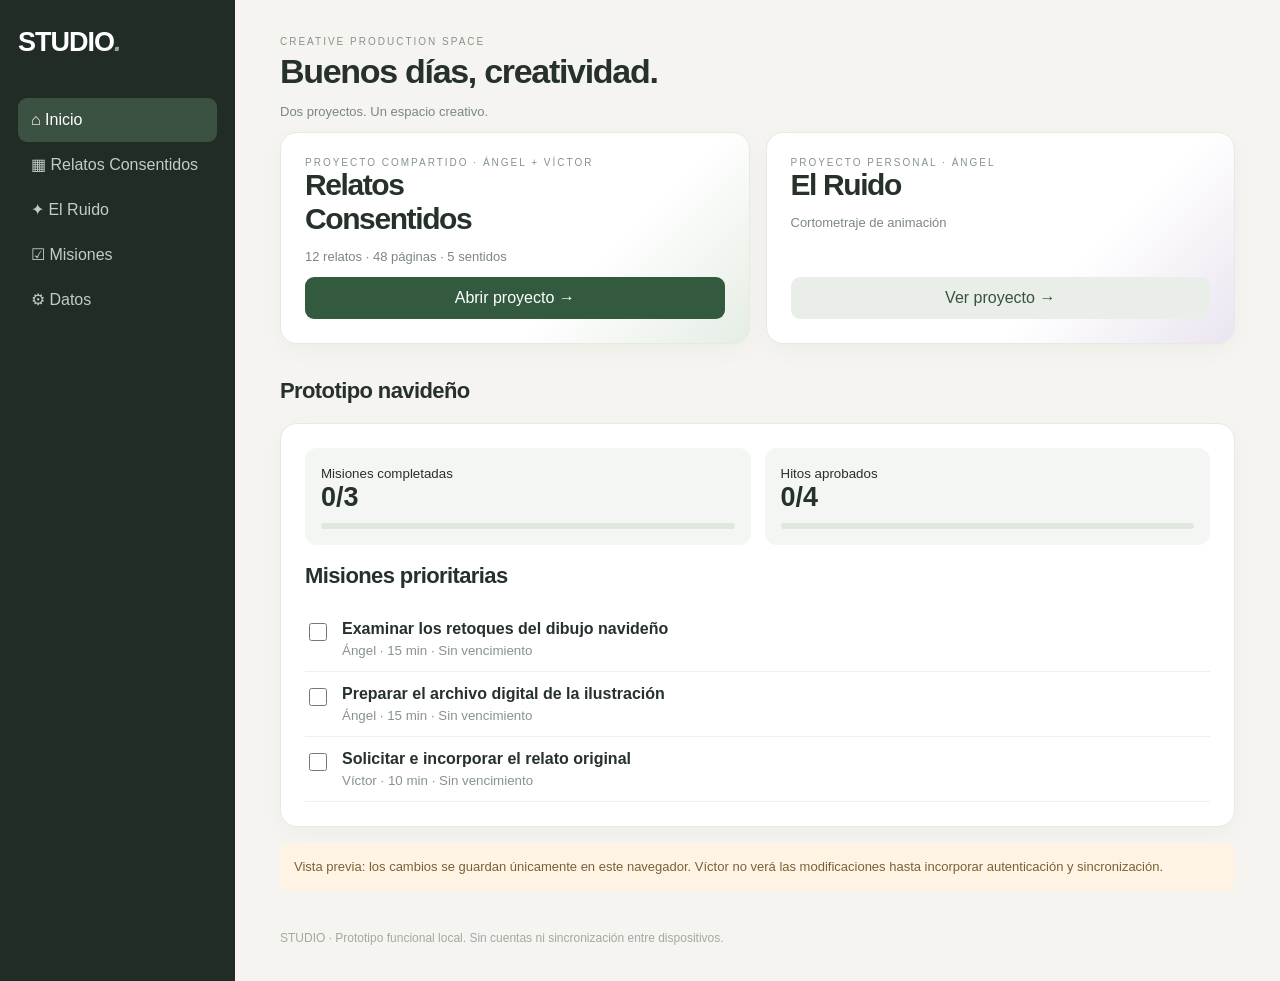
<file: studio.html>
<!doctype html><html lang="es"><head><meta charset="utf-8"><meta name="viewport" content="width=device-width,initial-scale=1"><title>STUDIO · Creative Workspace</title><style>:root{font-family:Inter,-apple-system,BlinkMacSystemFont,'Segoe UI',sans-serif;color:#26312a;background:#f5f4f0}*{box-sizing:border-box}body{margin:0}.layout{display:grid;grid-template-columns:235px 1fr;min-height:100vh}aside{background:#202c25;color:#fff;padding:27px 18px}.brand{font-size:27px;font-weight:800;letter-spacing:-1px;margin-bottom:40px}.brand i{color:#8cae91}nav button{width:100%;display:block;text-align:left;border:0;background:none;color:#c2cdc4;padding:13px;border-radius:9px;cursor:pointer;font:inherit}nav button.active,nav button:hover{background:#3b5141;color:white}main{max-width:1250px;width:100%;padding:36px 45px;margin:auto}h1{font-size:34px;letter-spacing:-1.3px;margin:5px 0}h2{font-size:22px;letter-spacing:-.6px}.sub{color:#7c887f;font-size:13px}.eyebrow{font-size:10px;letter-spacing:2px;color:#85948a;text-transform:uppercase}.cards{display:grid;grid-template-columns:repeat(2,1fr);gap:16px}.card{background:#fff;border:1px solid #e7e9e3;border-radius:17px;padding:24px;margin-bottom:16px;box-shadow:0 7px 25px #21352408}.project{min-height:210px;background:linear-gradient(135deg,#fff 65%,#e5ede4);display:flex;flex-direction:column;justify-content:space-between}.project.purple{background:linear-gradient(135deg,#fff 65%,#eae4f0)}.big{font-size:30px;font-weight:750;letter-spacing:-1.4px}.btn{border:0;background:#335a3e;color:#fff;border-radius:9px;padding:12px 16px;font:inherit;cursor:pointer}.btn.light{background:#e9eee8;color:#385240}.metrics{display:grid;grid-template-columns:repeat(2,1fr);gap:14px}.metric{background:#f3f6f2;padding:16px;border-radius:12px}.metric b{display:block;font-size:27px}.bar{height:6px;background:#dfe7df;border-radius:8px;margin-top:10px;overflow:hidden}.bar span{display:block;height:100%;background:#80a087}.task{display:flex;align-items:flex-start;gap:12px;padding:13px 0;border-bottom:1px solid #eff0ed}.task input{accent-color:#426f4d;width:18px;height:18px}.task small{display:block;color:#87948a;margin-top:5px}.months{display:grid;grid-template-columns:repeat(4,1fr);gap:12px}.month{background:#fff;border:1px solid #e1e7df;border-radius:12px;text-align:left;padding:20px;min-height:120px;cursor:pointer}.month.pilot{background:#ede1cf}.month b{display:block;margin:22px 0 5px}.month small{color:#89978c}.field{margin:16px 0}.field label{display:block;font-size:12px;font-weight:700;color:#66766a;margin-bottom:7px}.field input,.field textarea,.field select{width:100%;padding:12px;border:1px solid #dbe3da;border-radius:9px;background:#fbfcfa;font:inherit}.field textarea{min-height:85px}.two{display:grid;grid-template-columns:1fr 1fr;gap:15px}.note{padding:14px;border-radius:10px;background:#fff4e4;color:#7a603a;font-size:13px;line-height:1.5}.row{display:flex;align-items:center;gap:12px;flex-wrap:wrap}.space{display:flex;justify-content:space-between;align-items:center}.tag{background:#e9f0e8;color:#58735b;border-radius:20px;padding:7px 11px;font-size:11px}.footer{margin-top:40px;color:#a0aaa1;font-size:12px}@media(max-width:850px){.layout{display:block}aside{padding:16px}.brand{margin:0 0 10px;font-size:22px}nav{display:flex;overflow:auto}nav button{white-space:nowrap;width:auto}main{padding:25px 16px}.cards{grid-template-columns:1fr}.months{grid-template-columns:repeat(2,1fr)}.two{grid-template-columns:1fr}}@media(max-width:360px){.months{grid-template-columns:1fr}}</style></head><body><div class="layout"><aside><div class="brand">STUDIO<i>.</i></div><nav id="nav"><button data-page="home">⌂ Inicio</button><button data-page="relatos">▦ Relatos Consentidos</button><button data-page="ruido">✦ El Ruido</button><button data-page="tasks">☑ Misiones</button><button data-page="data">⚙ Datos</button></nav></aside><main><div class="eyebrow">CREATIVE PRODUCTION SPACE</div><h1 id="title">STUDIO</h1><p class="sub" id="sub">Tu espacio de producción creativa</p><div id="content"></div><div class="footer">STUDIO · Prototipo funcional local. Sin cuentas ni sincronización entre dispositivos.</div></main></div><script>
const months=['Enero','Febrero','Marzo','Abril','Mayo','Junio','Julio','Agosto','Septiembre','Octubre','Noviembre','Diciembre'];const original={tasks:[{id:1,name:'Examinar los retoques del dibujo navideño',owner:'Ángel',time:15,done:false},{id:2,name:'Preparar el archivo digital de la ilustración',owner:'Ángel',time:15,done:false},{id:3,name:'Solicitar e incorporar el relato original',owner:'Víctor',time:10,done:false}],stories:months.map(month=>({month,title:'',text:'',art:'',audio:'',aroma:'',touch:'',taste:'',notes:'',angel:false,victor:false})),milestones:['Materiales originales preparados','Relato e ilustración integrados','Experiencia multisensorial definida','Prototipo editorial validado'].map(name=>({name,done:false}))};let db;try{db=JSON.parse(localStorage.getItem('studio-demo-v1'))||structuredClone(original)}catch{db=structuredClone(original)}let page='home',idx=11;const $=id=>document.getElementById(id),save=()=>localStorage.setItem('studio-demo-v1',JSON.stringify(db)),esc=v=>String(v??'').replace(/[&<>"']/g,c=>({'&':'&amp;','<':'&lt;','>':'&gt;','"':'&quot;',"'":'&#39;'}[c]));function metrics(){let n=db.tasks.filter(t=>t.done).length,m=db.milestones.filter(t=>t.done).length;return `<div class="metrics"><div class="metric"><small>Misiones completadas</small><b>${n}/${db.tasks.length}</b><div class="bar"><span style="width:${100*n/db.tasks.length}%"></span></div></div><div class="metric"><small>Hitos aprobados</small><b>${m}/${db.milestones.length}</b><div class="bar"><span style="width:${100*m/db.milestones.length}%"></span></div></div></div>`}function tasks(){return db.tasks.map(t=>`<div class="task"><input type="checkbox" data-task="${t.id}" ${t.done?'checked':''}><div><strong>${esc(t.name)}</strong><small>${esc(t.owner)} · ${t.time} min · Sin vencimiento</small></div></div>`).join('')}function home(){return `<div class="cards"><div class="card project"><div><div class="eyebrow">PROYECTO COMPARTIDO · ÁNGEL + VÍCTOR</div><div class="big">Relatos<br>Consentidos</div><p class="sub">12 relatos · 48 páginas · 5 sentidos</p></div><button class="btn" data-go="relatos">Abrir proyecto →</button></div><div class="card project purple"><div><div class="eyebrow">PROYECTO PERSONAL · ÁNGEL</div><div class="big">El Ruido</div><p class="sub">Cortometraje de animación</p></div><button class="btn light" data-go="ruido">Ver proyecto →</button></div></div><h2>Prototipo navideño</h2><div class="card">${metrics()}<h2>Misiones prioritarias</h2>${tasks()}</div><div class="note">Vista previa: los cambios se guardan únicamente en este navegador. Víctor no verá las modificaciones hasta incorporar autenticación y sincronización.</div>`}function relatos(){return `<div class="card"><div class="space"><div><div class="eyebrow">EDICIÓN 2027</div><h2>Doce relatos. Cinco sentidos.</h2><p class="sub">29 × 29 cm · Tapa dura · 48 páginas · 4 por relato</p></div><span class="tag">En planificación</span></div></div><h2>Archivo editorial</h2><p class="sub">Los doce textos existen; se incorporarán progresivamente.</p><div class="months">${months.map((m,i)=>`<button class="month ${i===11?'pilot':''}" data-story="${i}"><small>${String(i+1).padStart(2,'0')} / 12</small><b>${m}</b><small>${esc(db.stories[i].title||'Texto por importar')}${i===11?' · Piloto':''}</small></button>`).join('')}</div><h2>Hitos del prototipo</h2><div class="card">${db.milestones.map((m,i)=>`<div class="task"><input type="checkbox" data-milestone="${i}" ${m.done?'checked':''}><div><strong>${esc(m.name)}</strong><small>Aprobación conjunta · demostración</small></div></div>`).join('')}</div>`}function field(label,key,v,area=false){return `<div class="field"><label>${label}</label>${area?`<textarea data-field="${key}">${esc(v)}</textarea>`:`<input data-field="${key}" value="${esc(v)}">`}</div>`}function story(){let s=db.stories[idx];return `<button class="btn light" data-go="relatos">← Volver a los relatos</button><div class="card" style="margin-top:18px"><div class="space"><div class="eyebrow">RELATO ${idx+1} · PÁGINAS ${idx*4+1}–${idx*4+4}</div><span class="tag">${idx===11?'Piloto navideño':'Ficha editorial'}</span></div><h2>${s.month}</h2><div class="note">El texto existe, aunque todavía no se haya importado. Los campos admiten texto o enlaces a archivos privados.</div>${field('Título original','title',s.title)}${field('Texto o enlace al documento','text',s.text,true)}${field('Ilustración o enlace al archivo','art',s.art,true)}<h2>Los cinco sentidos</h2><div class="two">${field('Oído · Voz, música y ambiente','audio',s.audio,true)}${field('Olfato · Papel perfumado','aroma',s.aroma,true)}${field('Tacto · Acabado especial','touch',s.touch,true)}${field('Gusto · Experiencia flexible','taste',s.taste,true)}</div>${field('Notas editoriales','notes',s.notes,true)}<h2>Validación conjunta</h2><div class="row"><label><input type="checkbox" data-approve="angel" ${s.angel?'checked':''}> Ángel</label><label><input type="checkbox" data-approve="victor" ${s.victor?'checked':''}> Víctor</label><span class="tag">${s.angel&&s.victor?'Aprobado (simulación)':'Pendiente'}</span></div></div>`}function taskPage(){return `<div class="card"><div class="space"><h2>Misiones</h2><span class="tag">Calendario flexible</span></div>${tasks()}<h2>Añadir misión</h2><form id="add"><div class="field"><label>Descripción</label><input name="name" required></div><div class="two"><div class="field"><label>Responsable</label><select name="owner"><option>Ángel</option><option>Víctor</option><option>Ambos</option></select></div><div class="field"><label>Duración estimada (min)</label><input name="time" type="number" min="1" value="15"></div></div><button class="btn">Añadir misión</button></form></div>`}function ruido(){return `<div class="card"><div class="eyebrow">PROYECTO PERSONAL</div><h2>El Ruido</h2><p>Cortometraje de animación sobre la voz interior y el síndrome del impostor.</p><p class="sub">La aplicación anterior se conserva intacta en el repositorio. Este módulo es una vista preliminar.</p></div>`}function data(){return `<div class="card"><h2>Datos y privacidad</h2><p>Este prototipo guarda cambios solo en el navegador actual. No dispone de cuentas, permisos efectivos, almacenamiento compartido ni autenticación.</p><div class="note">No introducir originales confidenciales en servicios públicos sin un backend seguro. Las casillas de aprobación son una simulación y no identifican realmente a Ángel o Víctor.</div><h2>Copia de seguridad</h2><div class="row"><button class="btn" id="export">Exportar JSON</button><label class="btn light" style="cursor:pointer">Importar JSON <input type="file" id="import" accept=".json,application/json" hidden></label><button class="btn light" id="reset">Restablecer demo</button></div></div>`}function render(){let titles={home:'Buenos días, creatividad.',relatos:'Relatos Consentidos',story:months[idx],ruido:'El Ruido',tasks:'Misiones',data:'Datos'};$('title').textContent=titles[page];$('sub').textContent=page==='home'?'Dos proyectos. Un espacio creativo.':'Organización creativa, a tu ritmo.';$('content').innerHTML=({home,relatos,story,ruido,tasks:taskPage,data})[page]();document.querySelectorAll('[data-page]').forEach(b=>b.classList.toggle('active',b.dataset.page===page))}document.addEventListener('click',e=>{let a=e.target.closest('[data-page],[data-go],[data-story]');if(a){if(a.dataset.story!==undefined){idx=+a.dataset.story;page='story'}else page=a.dataset.page||a.dataset.go;render();scrollTo(0,0)}if(e.target.id==='export'){let blob=new Blob([JSON.stringify(db,null,2)],{type:'application/json'}),a=document.createElement('a');a.href=URL.createObjectURL(blob);a.download='studio-respaldo.json';a.click();URL.revokeObjectURL(a.href)}if(e.target.id==='reset'&&confirm('¿Restablecer datos locales de esta demostración?')){db=structuredClone(original);save();render()}});document.addEventListener('change',e=>{let a=e.target;if(a.dataset.task){db.tasks.find(t=>t.id===+a.dataset.task).done=a.checked;save();render()}else if(a.dataset.milestone!==undefined){alert('Simulación: esta casilla no verifica la aprobación de ambos autores.');db.milestones[+a.dataset.milestone].done=a.checked;save();render()}else if(a.dataset.approve){db.stories[idx][a.dataset.approve]=a.checked;save();render()}else if(a.id==='import'&&a.files[0]){a.files[0].text().then(t=>{try{let x=JSON.parse(t);if(!Array.isArray(x.tasks)||!Array.isArray(x.stories)||!Array.isArray(x.milestones))throw Error();db=x;save();render()}catch{alert('Copia no válida')}})}});document.addEventListener('input',e=>{let k=e.target.dataset.field;if(k){db.stories[idx][k]=e.target.value;save()}});document.addEventListener('submit',e=>{if(e.target.id==='add'){e.preventDefault();let f=new FormData(e.target);db.tasks.push({id:Date.now(),name:f.get('name'),owner:f.get('owner'),time:+f.get('time'),done:false});save();render()}});render();
</script></body></html>
</file>
